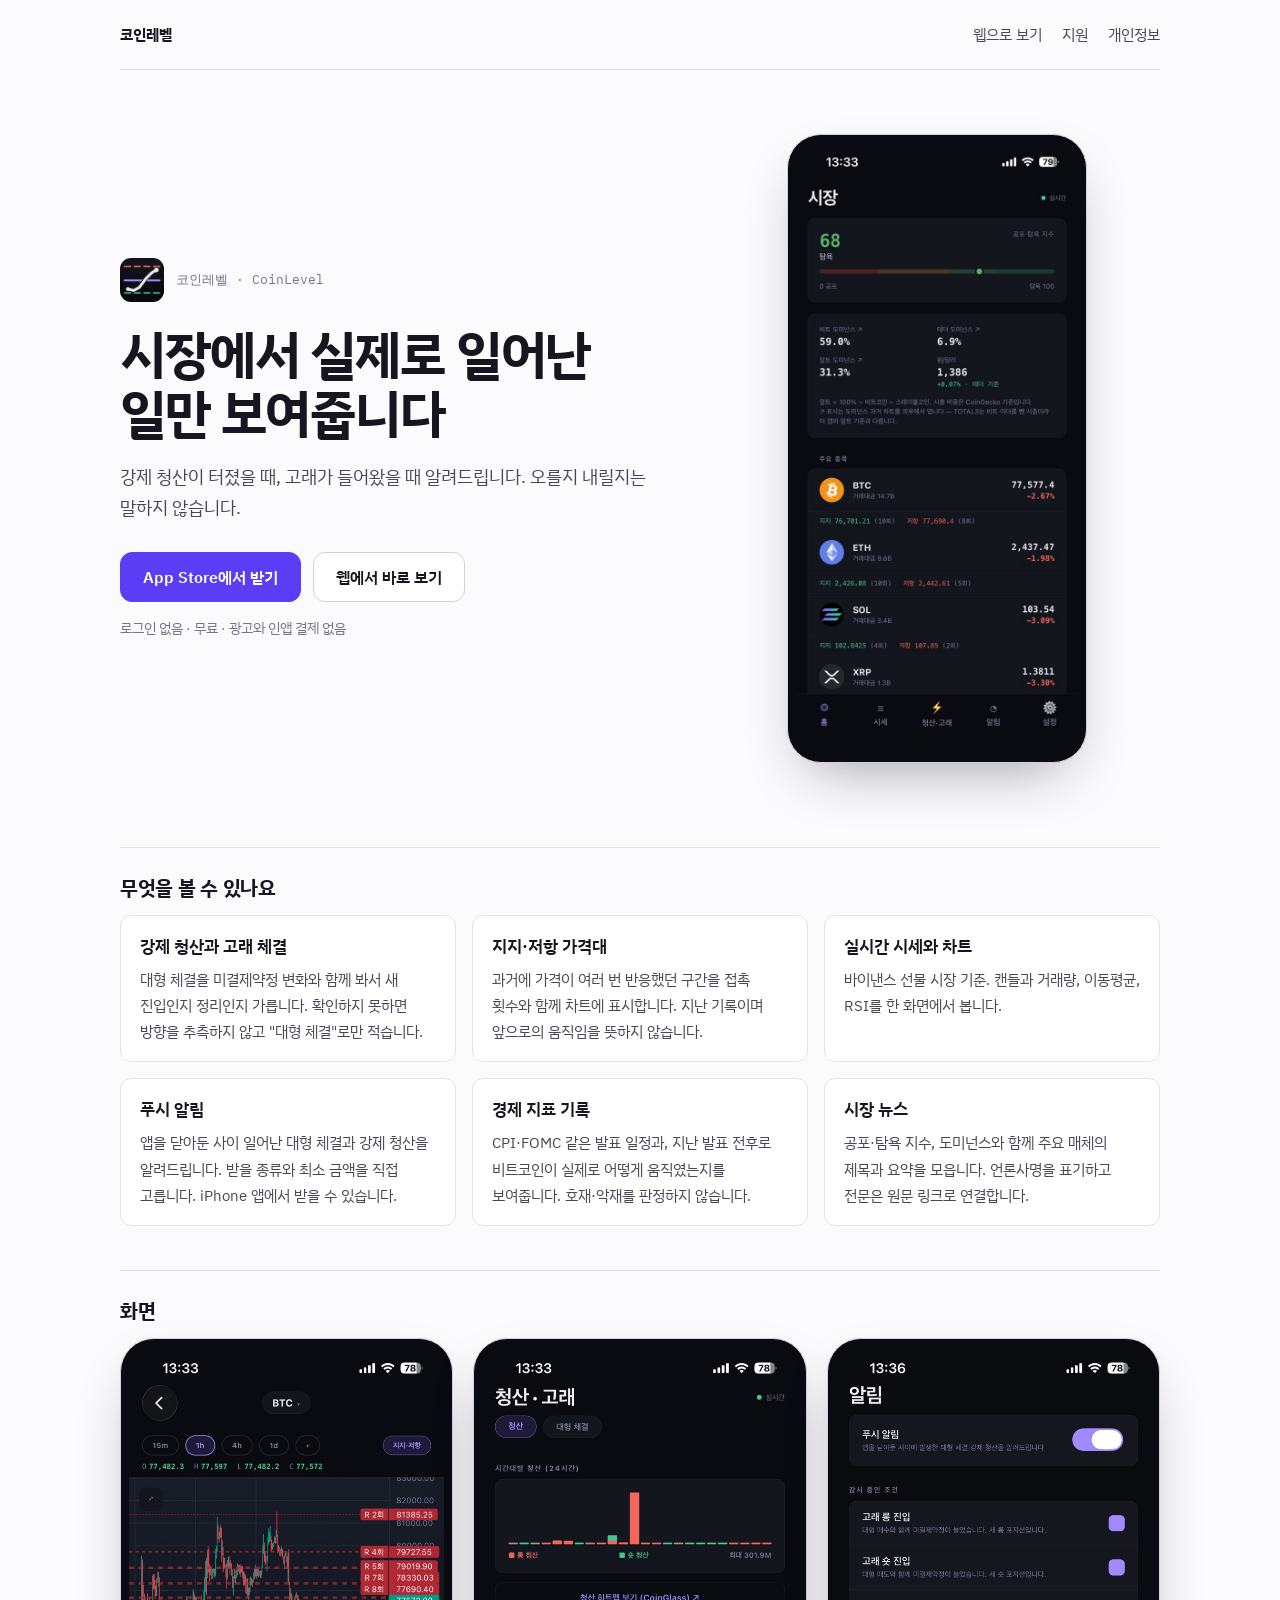
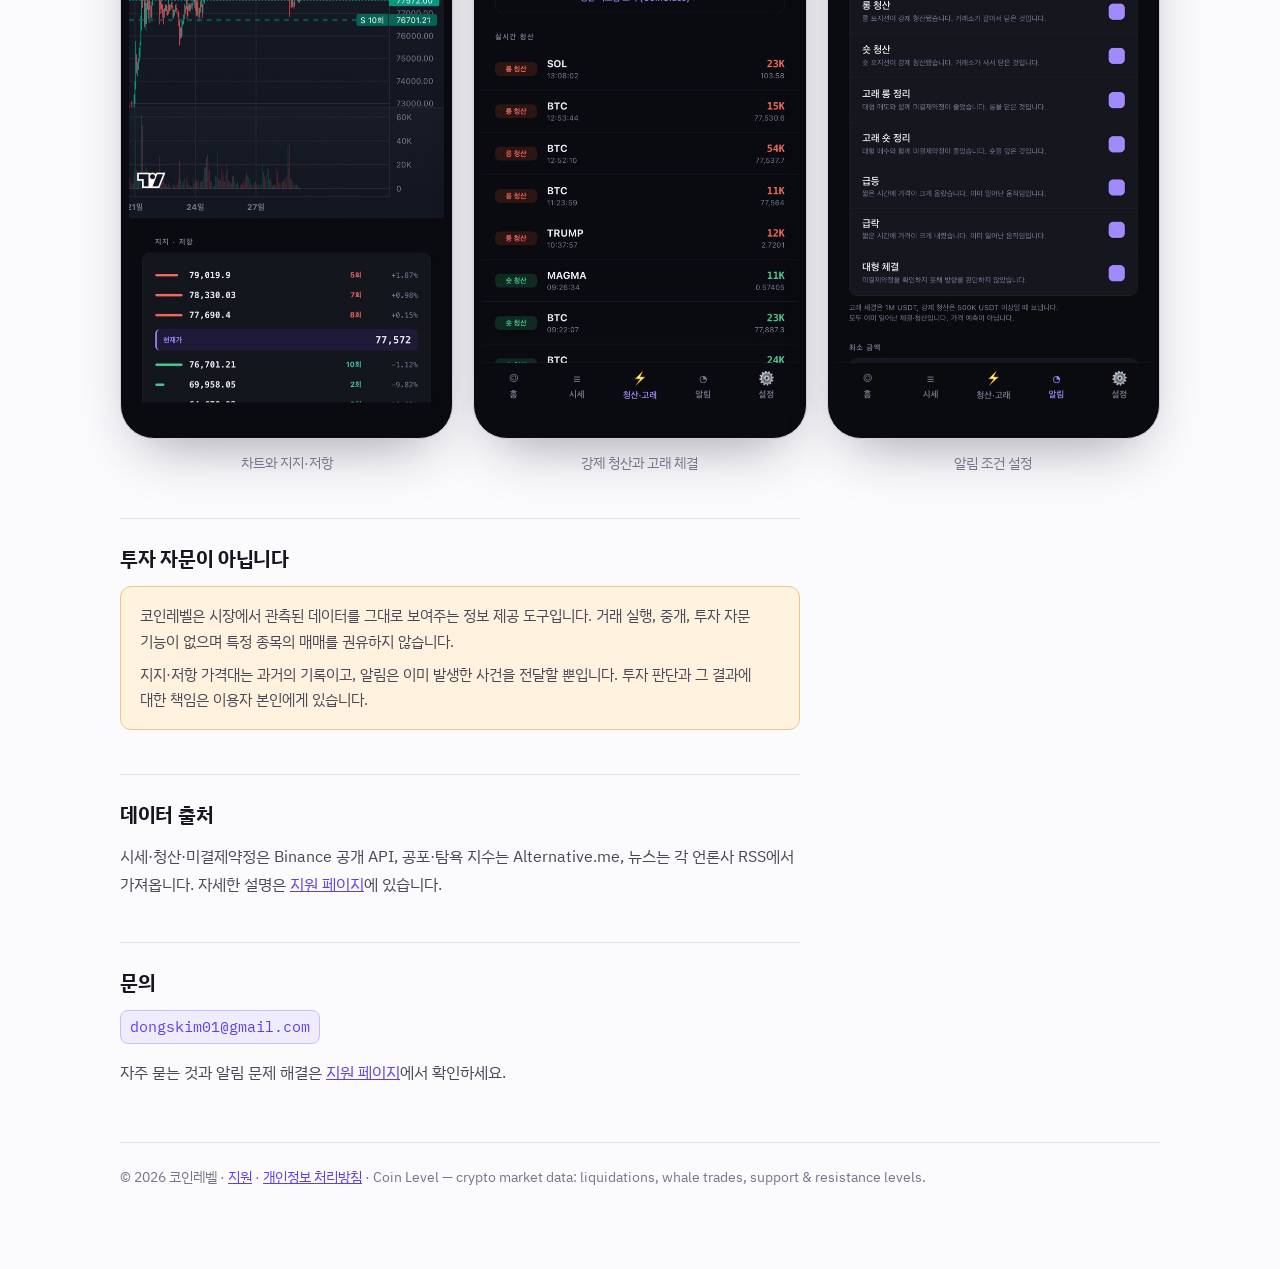
<file: index.html>
<!DOCTYPE html>
<html lang="ko">
<head>
<meta charset="utf-8">
<meta name="viewport" content="width=device-width, initial-scale=1">
<title>코인레벨 — 강제 청산·고래 체결 알림과 지지·저항 차트</title>
<meta name="description" content="코인레벨(코인 레벨)은 암호화폐 시장에서 실제로 일어난 일만 보여주는 앱입니다. 실시간 시세와 차트, 지지·저항 가격대, 강제 청산과 고래 체결 알림. 로그인 없이 무료, 광고 없음. iPhone 앱과 웹에서 씁니다.">
<link rel="canonical" href="https://coinlevel.kr/">
<link rel="icon" href="img/icon-192.png">
<link rel="apple-touch-icon" href="img/icon-192.png">
<meta name="apple-itunes-app" content="app-id=6805023348">
<meta name="theme-color" content="#5B3DF5">

<meta property="og:type" content="website">
<meta property="og:site_name" content="코인레벨">
<meta property="og:title" content="코인레벨 — 강제 청산·고래 체결 알림과 지지·저항 차트">
<meta property="og:description" content="시장에서 실제로 일어난 일만 보여줍니다. 예측하지 않습니다. 로그인 없이 무료.">
<meta property="og:url" content="https://coinlevel.kr/">
<meta property="og:image" content="https://coinlevel.kr/img/og.png">
<meta property="og:locale" content="ko_KR">
<meta name="twitter:card" content="summary_large_image">

<link rel="stylesheet" href="style.css">
<link rel="stylesheet" href="landing.css">

<script type="application/ld+json">
{
  "@context": "https://schema.org",
  "@type": "SoftwareApplication",
  "name": "코인레벨",
  "alternateName": ["코인 레벨", "CoinLevel", "Coin Level"],
  "applicationCategory": "FinanceApplication",
  "operatingSystem": "iOS, Web",
  "description": "암호화폐 시장에서 관측된 데이터를 보여주는 앱. 실시간 시세와 차트, 지지·저항 가격대, 강제 청산과 고래 체결 알림.",
  "url": "https://coinlevel.kr/",
  "image": "https://coinlevel.kr/img/icon-192.png",
  "installUrl": "https://apps.apple.com/kr/app/id6805023348",
  "offers": { "@type": "Offer", "price": "0", "priceCurrency": "KRW" }
}
</script>
</head>
<body>
<div class="wrap wide">

<nav>
  <a class="brand" href="./">코인레벨</a>
  <a href="./app/">웹으로 보기</a>
  <a href="./support.html">지원</a>
  <a href="./privacy.html">개인정보</a>
</nav>

<main>
<section class="hero">
  <div>
    <p class="kicker"><img src="img/icon-192.png" alt="" width="44" height="44">코인레벨 · CoinLevel</p>
    <h1>시장에서 실제로 일어난 일만 보여줍니다</h1>
    <p class="lede">
      강제 청산이 터졌을 때, 고래가 들어왔을 때 알려드립니다.
      오를지 내릴지는 말하지 않습니다.
    </p>
    <div class="cta">
      <a class="btn primary" href="https://apps.apple.com/kr/app/id6805023348">App Store에서 받기</a>
      <a class="btn" href="./app/">웹에서 바로 보기</a>
    </div>
    <p class="cta-note">로그인 없음 · 무료 · 광고와 인앱 결제 없음</p>
  </div>
  <div class="phone">
    <img src="img/01-home.jpg" width="620" height="1342" alt="코인레벨 홈 화면: 공포·탐욕 지수, 도미넌스, 주요 종목 시세와 지지·저항 가격">
  </div>
</section>

<h2>무엇을 볼 수 있나요</h2>
<div class="features">
  <div class="card">
    <h3>강제 청산과 고래 체결</h3>
    <p>대형 체결을 미결제약정 변화와 함께 봐서 새 진입인지 정리인지 가릅니다. 확인하지 못하면 방향을 추측하지 않고 "대형 체결"로만 적습니다.</p>
  </div>
  <div class="card">
    <h3>지지·저항 가격대</h3>
    <p>과거에 가격이 여러 번 반응했던 구간을 접촉 횟수와 함께 차트에 표시합니다. 지난 기록이며 앞으로의 움직임을 뜻하지 않습니다.</p>
  </div>
  <div class="card">
    <h3>실시간 시세와 차트</h3>
    <p>바이낸스 선물 시장 기준. 캔들과 거래량, 이동평균, RSI를 한 화면에서 봅니다.</p>
  </div>
  <div class="card">
    <h3>푸시 알림</h3>
    <p>앱을 닫아둔 사이 일어난 대형 체결과 강제 청산을 알려드립니다. 받을 종류와 최소 금액을 직접 고릅니다. iPhone 앱에서 받을 수 있습니다.</p>
  </div>
  <div class="card">
    <h3>경제 지표 기록</h3>
    <p>CPI·FOMC 같은 발표 일정과, 지난 발표 전후로 비트코인이 실제로 어떻게 움직였는지를 보여줍니다. 호재·악재를 판정하지 않습니다.</p>
  </div>
  <div class="card">
    <h3>시장 뉴스</h3>
    <p>공포·탐욕 지수, 도미넌스와 함께 주요 매체의 제목과 요약을 모읍니다. 언론사명을 표기하고 전문은 원문 링크로 연결합니다.</p>
  </div>
</div>

<h2>화면</h2>
<div class="shots">
  <figure>
    <div class="phone"><img loading="lazy" src="img/02-chart.jpg" width="620" height="1342" alt="종목 상세 화면: 캔들 차트 위에 지지·저항선이 그려져 있다"></div>
    <figcaption>차트와 지지·저항</figcaption>
  </figure>
  <figure>
    <div class="phone"><img loading="lazy" src="img/04-flow.jpg" width="620" height="1342" alt="청산·고래 화면: 시간대별 청산 막대와 실시간 청산 목록"></div>
    <figcaption>강제 청산과 고래 체결</figcaption>
  </figure>
  <figure>
    <div class="phone"><img loading="lazy" src="img/05-alerts.jpg" width="620" height="1342" alt="알림 화면: 푸시 스위치와 감시 중인 조건 목록"></div>
    <figcaption>알림 조건 설정</figcaption>
  </figure>
</div>

<div class="line">
<h2>투자 자문이 아닙니다</h2>
<div class="note">
  <p>
    코인레벨은 시장에서 관측된 데이터를 그대로 보여주는 정보 제공 도구입니다.
    거래 실행, 중개, 투자 자문 기능이 없으며 특정 종목의 매매를 권유하지 않습니다.
  </p>
  <p>
    지지·저항 가격대는 과거의 기록이고, 알림은 이미 발생한 사건을 전달할 뿐입니다.
    투자 판단과 그 결과에 대한 책임은 이용자 본인에게 있습니다.
  </p>
</div>

<h2>데이터 출처</h2>
<p>
  시세·청산·미결제약정은 Binance 공개 API, 공포·탐욕 지수는 Alternative.me,
  뉴스는 각 언론사 RSS에서 가져옵니다.
  자세한 설명은 <a href="./support.html">지원 페이지</a>에 있습니다.
</p>

<h2>문의</h2>
<p>
  <a class="mail" href="mailto:dongskim01@gmail.com">dongskim01@gmail.com</a>
</p>
<p>자주 묻는 것과 알림 문제 해결은 <a href="./support.html">지원 페이지</a>에서 확인하세요.</p>
</div>
</main>

<footer>
  © 2026 코인레벨 · <a href="./support.html">지원</a> · <a href="./privacy.html">개인정보 처리방침</a> ·
  <span lang="en">Coin Level — crypto market data: liquidations, whale trades, support &amp; resistance levels.</span>
</footer>

</div>
</body>
</html>
</file>
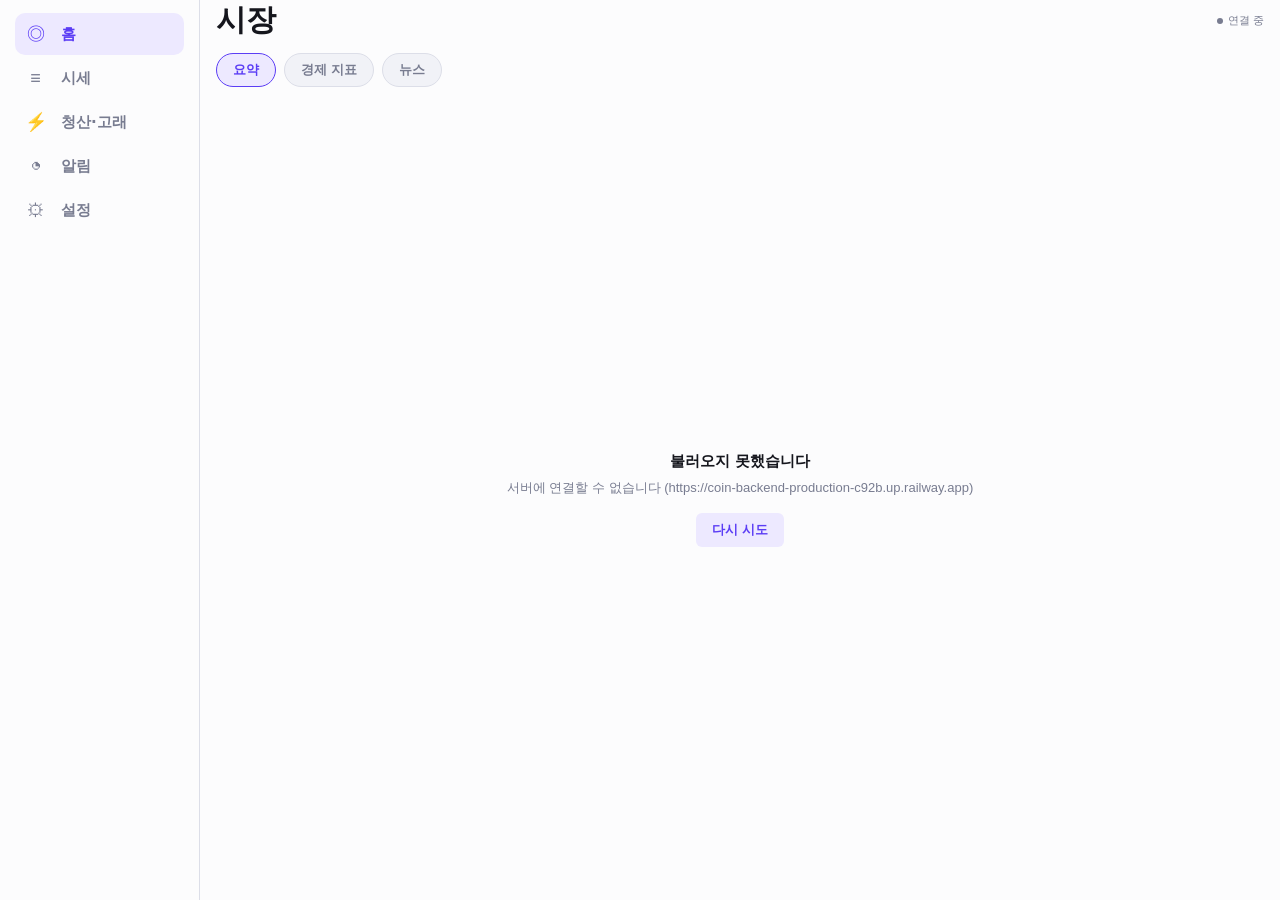
<file: app/index.html>
<!DOCTYPE html>
<html lang="ko">
  <head>
    <meta charset="utf-8" />
    <meta name="viewport" content="width=device-width, initial-scale=1, shrink-to-fit=no, viewport-fit=cover" />
    <title>코인레벨 웹 — 실시간 시세·강제 청산·고래 체결</title>
    <meta name="description" content="코인레벨을 브라우저에서. 실시간 시세와 캔들 차트, 지지·저항 가격대, 강제 청산과 고래 체결을 설치 없이 봅니다." />
    <meta name="theme-color" content="#0A0B10" />
    <link rel="canonical" href="https://coinlevel.kr/app/" />
    <style id="expo-reset">
      html,
      body {
        height: 100%;
      }
      body {
        overflow: hidden;
        margin: 0;
        background: #0a0b10;
      }
      /* 창 전체를 쓴다. 넓은 창에서 단을 나누는 일은 앱(useLayout)이 한다. */
      #root {
        display: flex;
        height: 100%;
        flex: 1;
      }
    </style>
  <link rel="icon" href="/app/favicon.ico" /></head>

  <body>
    <noscript>코인레벨 웹은 JavaScript가 켜져 있어야 합니다.</noscript>
    <div id="root"></div>
  <script src="/app/_expo/static/js/web/index-e47f587a83750163f43fee0462c3072c.js" defer></script>
</body>
</html>
</file>
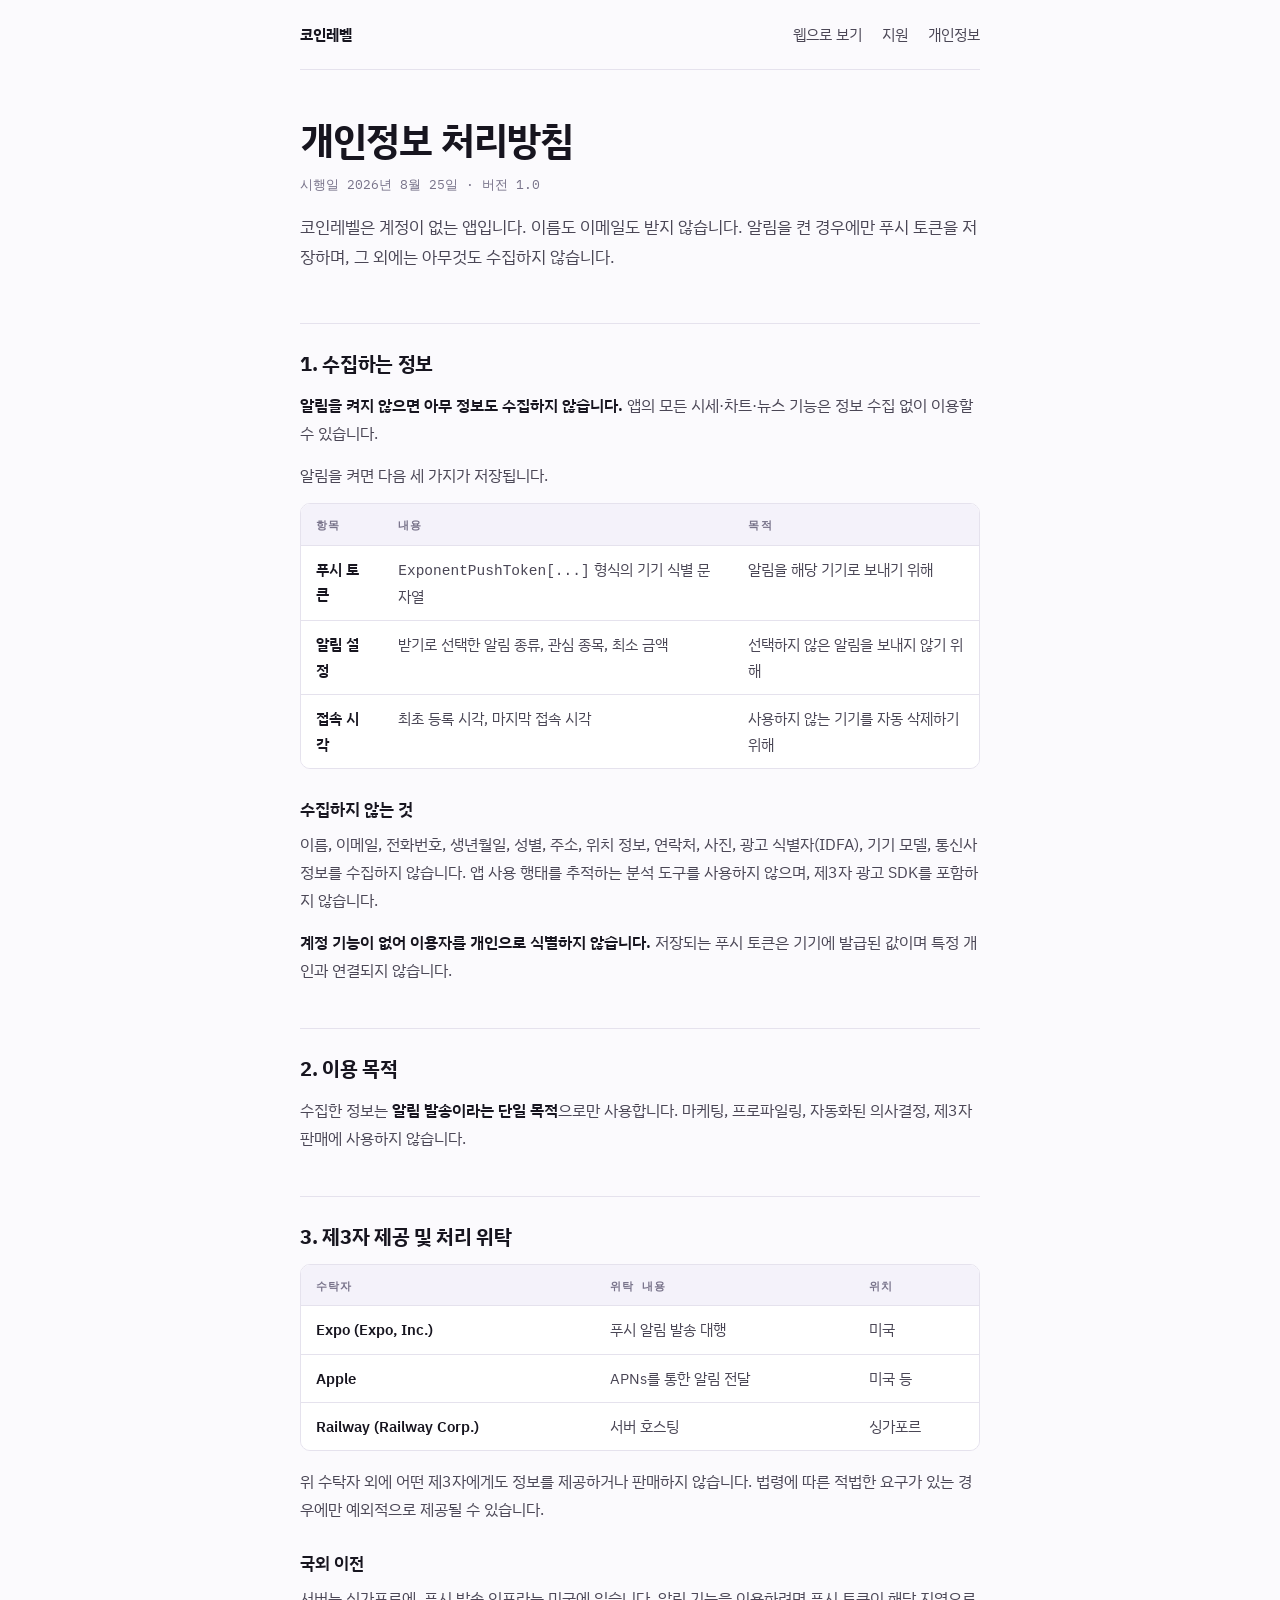
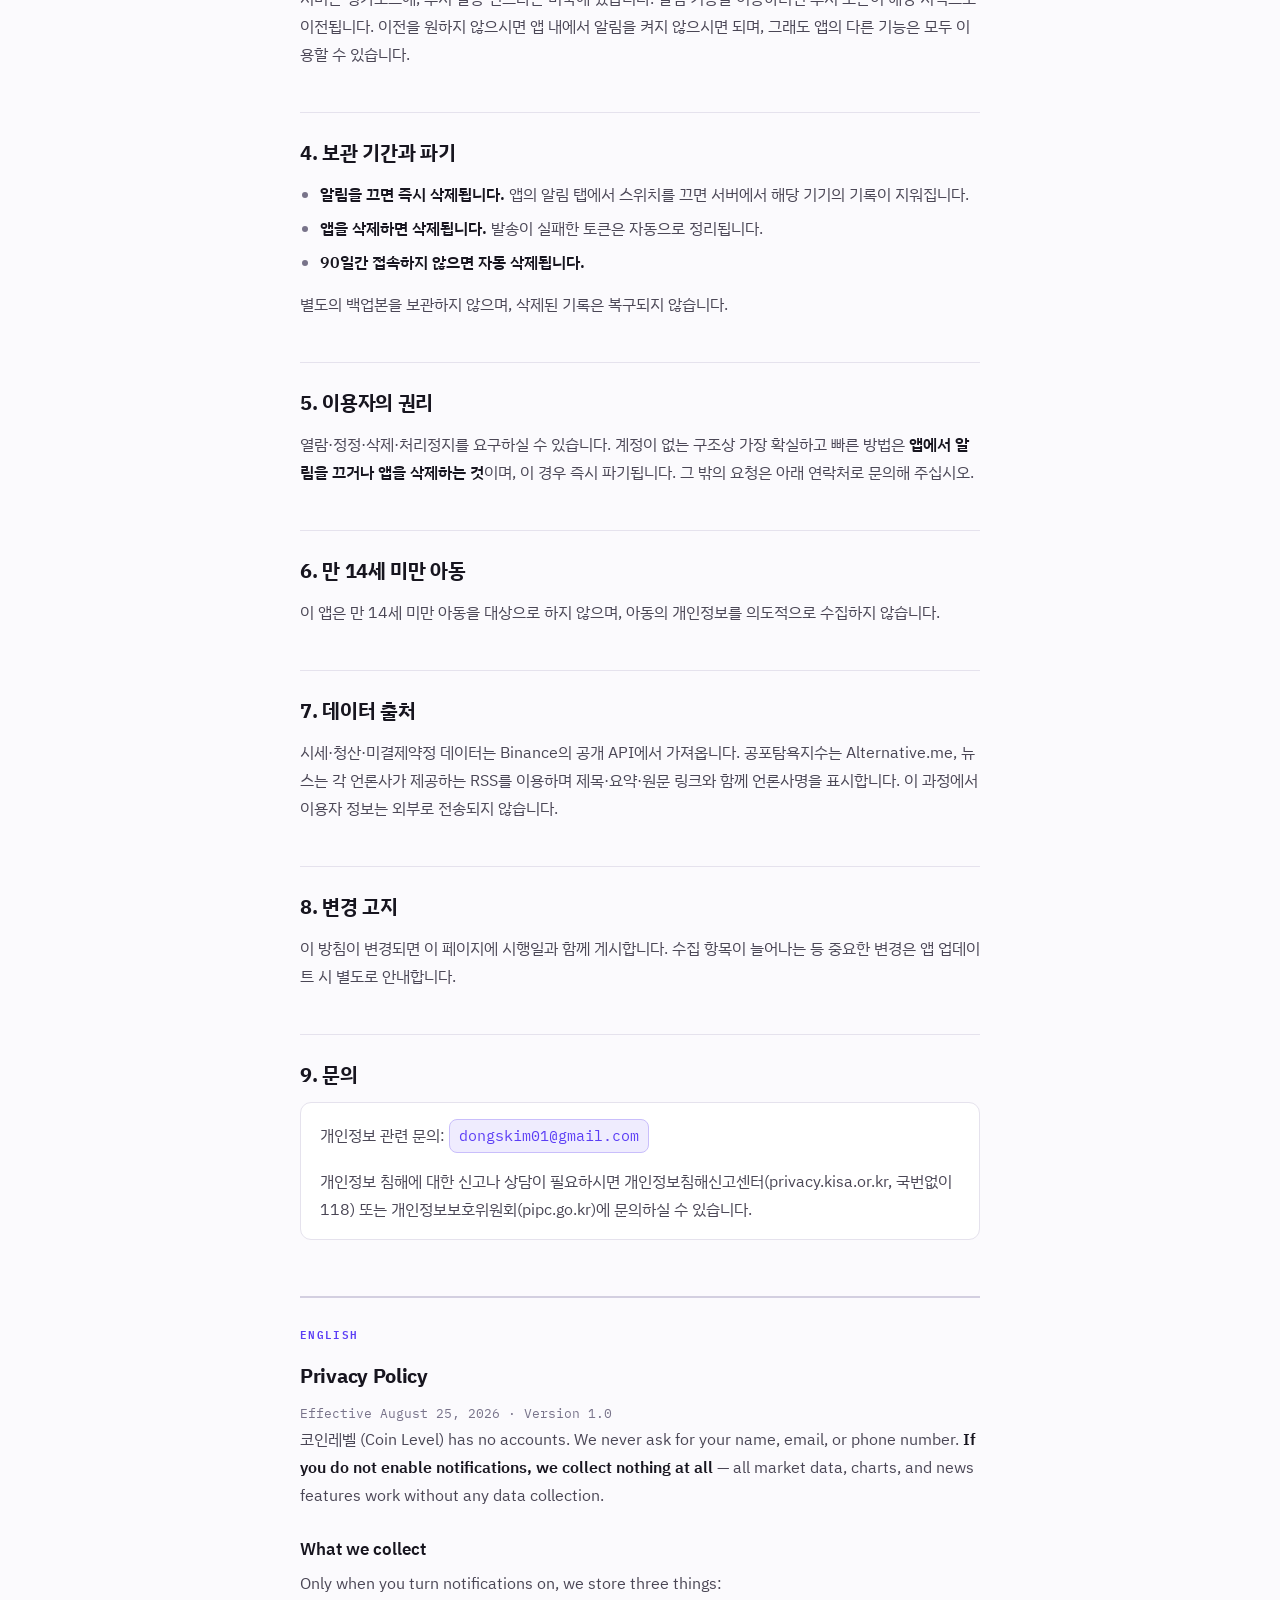
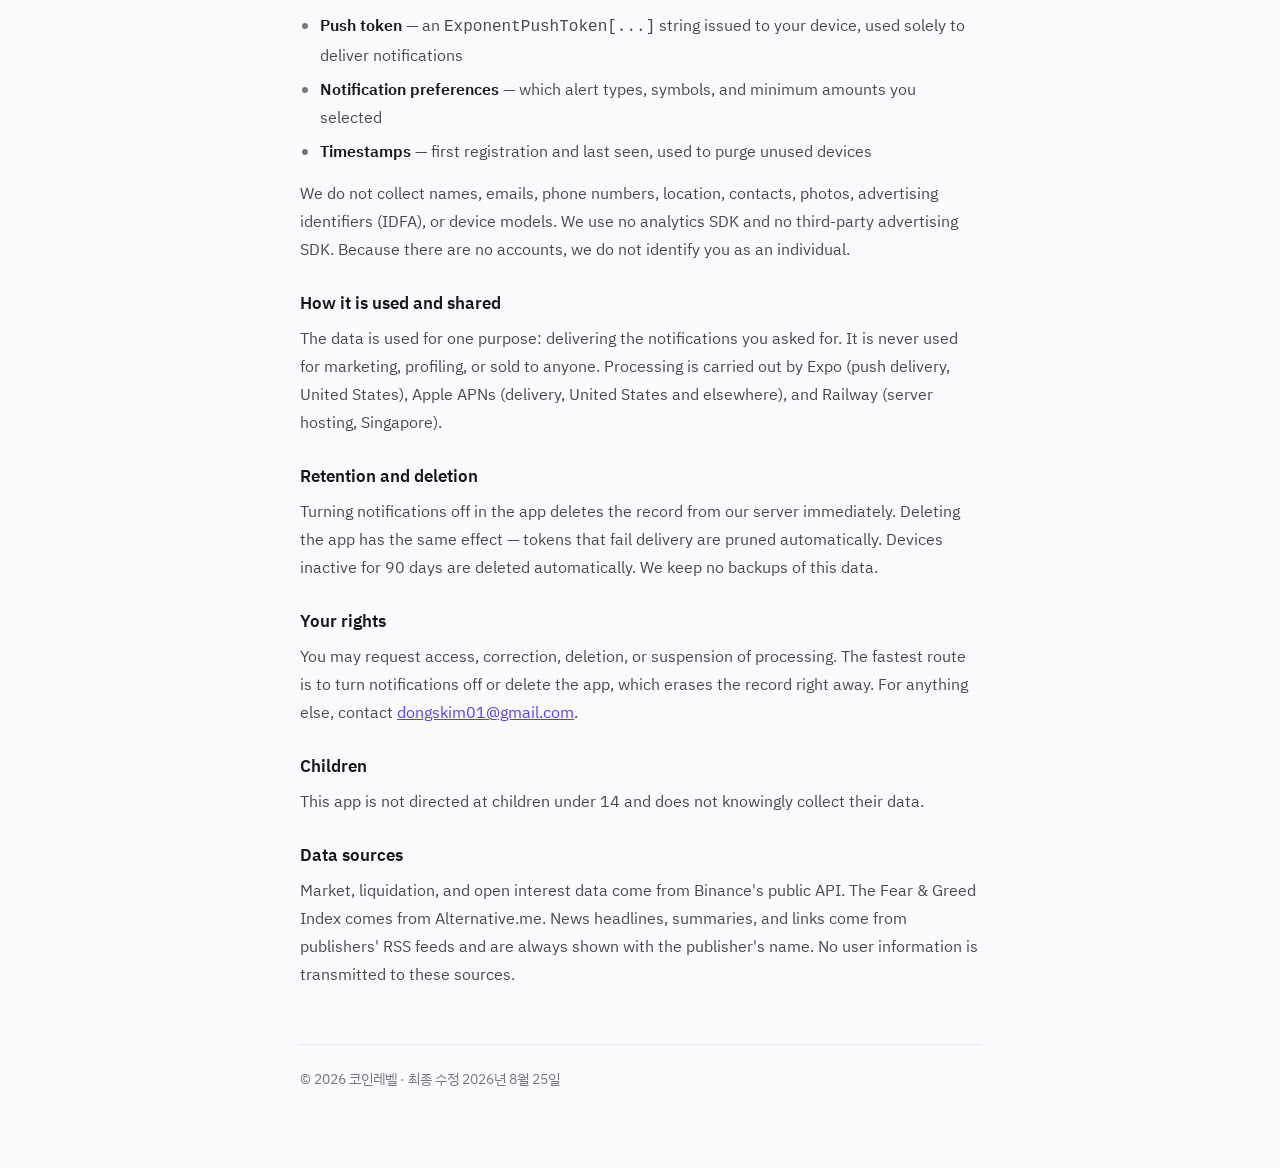
<file: privacy.html>
<!DOCTYPE html>
<html lang="ko">
<head>
<meta charset="utf-8">
<meta name="viewport" content="width=device-width, initial-scale=1">
<title>개인정보 처리방침 · 코인레벨</title>
<link rel="canonical" href="https://coinlevel.kr/privacy.html">
<link rel="icon" href="img/icon-192.png">
<link rel="stylesheet" href="style.css">
</head>
<body>
<div class="wrap">

<nav>
  <a class="brand" href="./">코인레벨</a>
  <a href="./app/">웹으로 보기</a>
  <a href="./support.html">지원</a>
  <a href="./privacy.html">개인정보</a>
</nav>

<header>
  <h1>개인정보 처리방침</h1>
  <p class="meta">시행일 2026년 8월 25일 · 버전 1.0</p>
  <p class="lede">
    코인레벨은 계정이 없는 앱입니다. 이름도 이메일도 받지 않습니다.
    알림을 켠 경우에만 푸시 토큰을 저장하며, 그 외에는 아무것도 수집하지 않습니다.
  </p>
</header>

<h2>1. 수집하는 정보</h2>
<p>
  <strong>알림을 켜지 않으면 아무 정보도 수집하지 않습니다.</strong>
  앱의 모든 시세·차트·뉴스 기능은 정보 수집 없이 이용할 수 있습니다.
</p>
<p>알림을 켜면 다음 세 가지가 저장됩니다.</p>
<div class="tablewrap">
  <table>
    <thead><tr><th>항목</th><th>내용</th><th>목적</th></tr></thead>
    <tbody>
      <tr>
        <td>푸시 토큰</td>
        <td><code>ExponentPushToken[...]</code> 형식의 기기 식별 문자열</td>
        <td>알림을 해당 기기로 보내기 위해</td>
      </tr>
      <tr>
        <td>알림 설정</td>
        <td>받기로 선택한 알림 종류, 관심 종목, 최소 금액</td>
        <td>선택하지 않은 알림을 보내지 않기 위해</td>
      </tr>
      <tr>
        <td>접속 시각</td>
        <td>최초 등록 시각, 마지막 접속 시각</td>
        <td>사용하지 않는 기기를 자동 삭제하기 위해</td>
      </tr>
    </tbody>
  </table>
</div>

<h3>수집하지 않는 것</h3>
<p>
  이름, 이메일, 전화번호, 생년월일, 성별, 주소, 위치 정보, 연락처, 사진,
  광고 식별자(IDFA), 기기 모델, 통신사 정보를 수집하지 않습니다.
  앱 사용 행태를 추적하는 분석 도구를 사용하지 않으며, 제3자 광고 SDK를 포함하지 않습니다.
</p>
<p>
  <strong>계정 기능이 없어 이용자를 개인으로 식별하지 않습니다.</strong>
  저장되는 푸시 토큰은 기기에 발급된 값이며 특정 개인과 연결되지 않습니다.
</p>

<h2>2. 이용 목적</h2>
<p>
  수집한 정보는 <strong>알림 발송이라는 단일 목적</strong>으로만 사용합니다.
  마케팅, 프로파일링, 자동화된 의사결정, 제3자 판매에 사용하지 않습니다.
</p>

<h2>3. 제3자 제공 및 처리 위탁</h2>
<div class="tablewrap">
  <table>
    <thead><tr><th>수탁자</th><th>위탁 내용</th><th>위치</th></tr></thead>
    <tbody>
      <tr>
        <td>Expo (Expo, Inc.)</td>
        <td>푸시 알림 발송 대행</td>
        <td>미국</td>
      </tr>
      <tr>
        <td>Apple</td>
        <td>APNs를 통한 알림 전달</td>
        <td>미국 등</td>
      </tr>
      <tr>
        <td>Railway (Railway Corp.)</td>
        <td>서버 호스팅</td>
        <td>싱가포르</td>
      </tr>
    </tbody>
  </table>
</div>
<p>
  위 수탁자 외에 어떤 제3자에게도 정보를 제공하거나 판매하지 않습니다.
  법령에 따른 적법한 요구가 있는 경우에만 예외적으로 제공될 수 있습니다.
</p>

<h3>국외 이전</h3>
<p>
  서버는 싱가포르에, 푸시 발송 인프라는 미국에 있습니다. 알림 기능을 이용하려면
  푸시 토큰이 해당 지역으로 이전됩니다. 이전을 원하지 않으시면 앱 내에서
  알림을 켜지 않으시면 되며, 그래도 앱의 다른 기능은 모두 이용할 수 있습니다.
</p>

<h2>4. 보관 기간과 파기</h2>
<ul>
  <li><strong>알림을 끄면 즉시 삭제됩니다.</strong> 앱의 알림 탭에서 스위치를 끄면 서버에서 해당 기기의 기록이 지워집니다.</li>
  <li><strong>앱을 삭제하면 삭제됩니다.</strong> 발송이 실패한 토큰은 자동으로 정리됩니다.</li>
  <li><strong>90일간 접속하지 않으면 자동 삭제됩니다.</strong></li>
</ul>
<p>별도의 백업본을 보관하지 않으며, 삭제된 기록은 복구되지 않습니다.</p>

<h2>5. 이용자의 권리</h2>
<p>
  열람·정정·삭제·처리정지를 요구하실 수 있습니다. 계정이 없는 구조상
  가장 확실하고 빠른 방법은 <strong>앱에서 알림을 끄거나 앱을 삭제하는 것</strong>이며,
  이 경우 즉시 파기됩니다. 그 밖의 요청은 아래 연락처로 문의해 주십시오.
</p>

<h2>6. 만 14세 미만 아동</h2>
<p>
  이 앱은 만 14세 미만 아동을 대상으로 하지 않으며, 아동의 개인정보를
  의도적으로 수집하지 않습니다.
</p>

<h2>7. 데이터 출처</h2>
<p>
  시세·청산·미결제약정 데이터는 Binance의 공개 API에서 가져옵니다.
  공포탐욕지수는 Alternative.me, 뉴스는 각 언론사가 제공하는 RSS를 이용하며
  제목·요약·원문 링크와 함께 언론사명을 표시합니다. 이 과정에서 이용자 정보는
  외부로 전송되지 않습니다.
</p>

<h2>8. 변경 고지</h2>
<p>
  이 방침이 변경되면 이 페이지에 시행일과 함께 게시합니다.
  수집 항목이 늘어나는 등 중요한 변경은 앱 업데이트 시 별도로 안내합니다.
</p>

<h2>9. 문의</h2>
<div class="card">
  <p>
    개인정보 관련 문의: <a class="mail" href="mailto:dongskim01@gmail.com">dongskim01@gmail.com</a>
  </p>
  <p style="margin-top:12px">
    개인정보 침해에 대한 신고나 상담이 필요하시면
    개인정보침해신고센터(privacy.kisa.or.kr, 국번없이 118) 또는
    개인정보보호위원회(pipc.go.kr)에 문의하실 수 있습니다.
  </p>
</div>

<!-- ─────────────────────────── English ─────────────────────────── -->
<div class="en">
<p class="lang">English</p>
<h2>Privacy Policy</h2>
<p class="meta">Effective August 25, 2026 · Version 1.0</p>

<p>
  코인레벨 (Coin Level) has no accounts. We never ask for your name, email,
  or phone number. <strong>If you do not enable notifications, we collect nothing at all</strong> —
  all market data, charts, and news features work without any data collection.
</p>

<h3>What we collect</h3>
<p>Only when you turn notifications on, we store three things:</p>
<ul>
  <li><strong>Push token</strong> — an <code>ExponentPushToken[...]</code> string issued to your device, used solely to deliver notifications</li>
  <li><strong>Notification preferences</strong> — which alert types, symbols, and minimum amounts you selected</li>
  <li><strong>Timestamps</strong> — first registration and last seen, used to purge unused devices</li>
</ul>
<p>
  We do not collect names, emails, phone numbers, location, contacts, photos,
  advertising identifiers (IDFA), or device models. We use no analytics SDK and
  no third-party advertising SDK. Because there are no accounts, we do not
  identify you as an individual.
</p>

<h3>How it is used and shared</h3>
<p>
  The data is used for one purpose: delivering the notifications you asked for.
  It is never used for marketing, profiling, or sold to anyone.
  Processing is carried out by Expo (push delivery, United States), Apple APNs
  (delivery, United States and elsewhere), and Railway (server hosting, Singapore).
</p>

<h3>Retention and deletion</h3>
<p>
  Turning notifications off in the app deletes the record from our server immediately.
  Deleting the app has the same effect — tokens that fail delivery are pruned automatically.
  Devices inactive for 90 days are deleted automatically. We keep no backups of this data.
</p>

<h3>Your rights</h3>
<p>
  You may request access, correction, deletion, or suspension of processing.
  The fastest route is to turn notifications off or delete the app, which erases
  the record right away. For anything else, contact
  <a href="mailto:dongskim01@gmail.com">dongskim01@gmail.com</a>.
</p>

<h3>Children</h3>
<p>This app is not directed at children under 14 and does not knowingly collect their data.</p>

<h3>Data sources</h3>
<p>
  Market, liquidation, and open interest data come from Binance's public API.
  The Fear &amp; Greed Index comes from Alternative.me. News headlines, summaries,
  and links come from publishers' RSS feeds and are always shown with the publisher's name.
  No user information is transmitted to these sources.
</p>
</div>

<footer>
  © 2026 코인레벨 · 최종 수정 2026년 8월 25일
</footer>

</div>
</body>
</html>
</file>
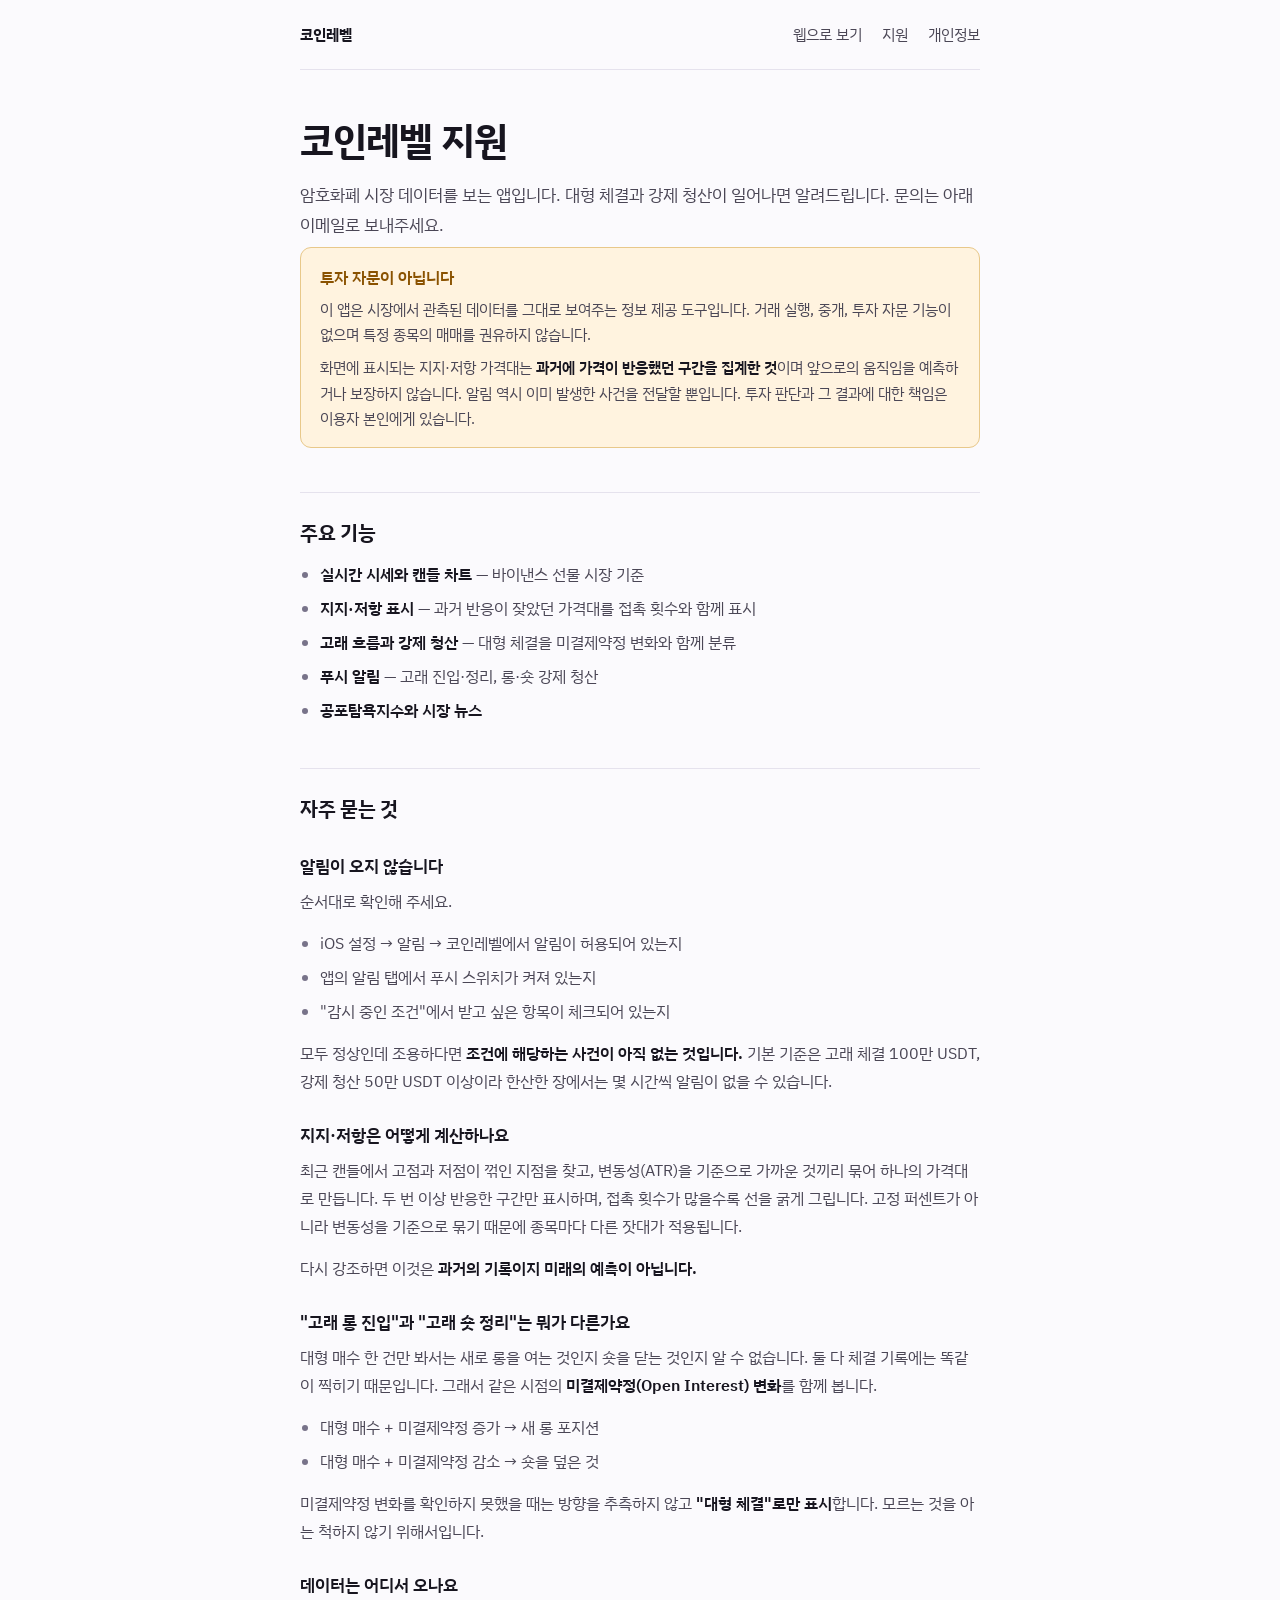
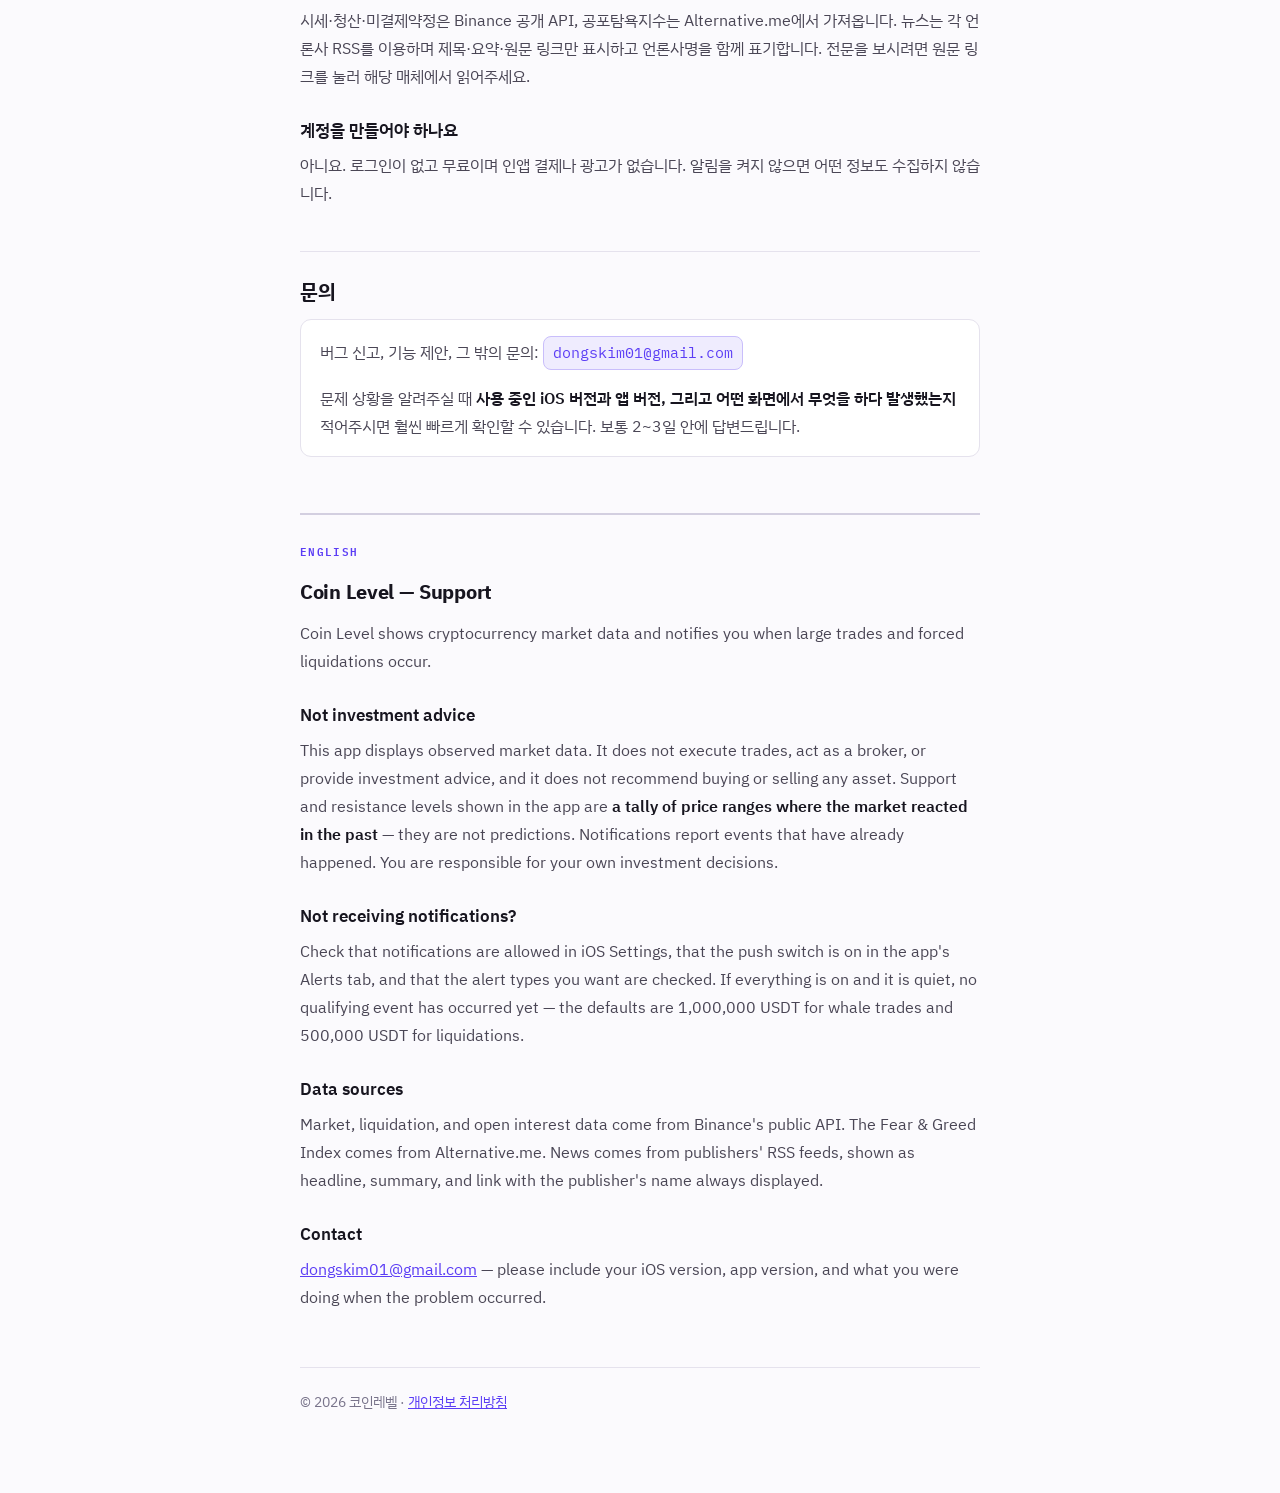
<file: support.html>
<!DOCTYPE html>
<html lang="ko">
<head>
<meta charset="utf-8">
<meta name="viewport" content="width=device-width, initial-scale=1">
<title>코인레벨 · 지원</title>
<meta name="description" content="코인레벨 지원 — 자주 묻는 것, 데이터 출처, 문의처.">
<link rel="canonical" href="https://coinlevel.kr/support.html">
<link rel="icon" href="img/icon-192.png">
<link rel="stylesheet" href="style.css">
</head>
<body>
<div class="wrap">

<nav>
  <a class="brand" href="./">코인레벨</a>
  <a href="./app/">웹으로 보기</a>
  <a href="./support.html">지원</a>
  <a href="./privacy.html">개인정보</a>
</nav>

<header>
  <h1>코인레벨 지원</h1>
  <p class="lede">
    암호화폐 시장 데이터를 보는 앱입니다. 대형 체결과 강제 청산이 일어나면 알려드립니다.
    문의는 아래 이메일로 보내주세요.
  </p>
</header>

<div class="note">
  <h3>투자 자문이 아닙니다</h3>
  <p>
    이 앱은 시장에서 관측된 데이터를 그대로 보여주는 정보 제공 도구입니다.
    거래 실행, 중개, 투자 자문 기능이 없으며 특정 종목의 매매를 권유하지 않습니다.
  </p>
  <p>
    화면에 표시되는 지지·저항 가격대는 <strong>과거에 가격이 반응했던 구간을 집계한 것</strong>이며
    앞으로의 움직임을 예측하거나 보장하지 않습니다. 알림 역시 이미 발생한 사건을
    전달할 뿐입니다. 투자 판단과 그 결과에 대한 책임은 이용자 본인에게 있습니다.
  </p>
</div>

<h2>주요 기능</h2>
<ul>
  <li><strong>실시간 시세와 캔들 차트</strong> — 바이낸스 선물 시장 기준</li>
  <li><strong>지지·저항 표시</strong> — 과거 반응이 잦았던 가격대를 접촉 횟수와 함께 표시</li>
  <li><strong>고래 흐름과 강제 청산</strong> — 대형 체결을 미결제약정 변화와 함께 분류</li>
  <li><strong>푸시 알림</strong> — 고래 진입·정리, 롱·숏 강제 청산</li>
  <li><strong>공포탐욕지수와 시장 뉴스</strong></li>
</ul>

<h2>자주 묻는 것</h2>

<h3>알림이 오지 않습니다</h3>
<p>순서대로 확인해 주세요.</p>
<ul>
  <li>iOS 설정 → 알림 → 코인레벨에서 알림이 허용되어 있는지</li>
  <li>앱의 알림 탭에서 푸시 스위치가 켜져 있는지</li>
  <li>"감시 중인 조건"에서 받고 싶은 항목이 체크되어 있는지</li>
</ul>
<p>
  모두 정상인데 조용하다면 <strong>조건에 해당하는 사건이 아직 없는 것입니다.</strong>
  기본 기준은 고래 체결 100만 USDT, 강제 청산 50만 USDT 이상이라 한산한 장에서는
  몇 시간씩 알림이 없을 수 있습니다.
</p>

<h3>지지·저항은 어떻게 계산하나요</h3>
<p>
  최근 캔들에서 고점과 저점이 꺾인 지점을 찾고, 변동성(ATR)을 기준으로 가까운 것끼리
  묶어 하나의 가격대로 만듭니다. 두 번 이상 반응한 구간만 표시하며, 접촉 횟수가 많을수록
  선을 굵게 그립니다. 고정 퍼센트가 아니라 변동성을 기준으로 묶기 때문에
  종목마다 다른 잣대가 적용됩니다.
</p>
<p>
  다시 강조하면 이것은 <strong>과거의 기록이지 미래의 예측이 아닙니다.</strong>
</p>

<h3>"고래 롱 진입"과 "고래 숏 정리"는 뭐가 다른가요</h3>
<p>
  대형 매수 한 건만 봐서는 새로 롱을 여는 것인지 숏을 닫는 것인지 알 수 없습니다.
  둘 다 체결 기록에는 똑같이 찍히기 때문입니다. 그래서 같은 시점의
  <strong>미결제약정(Open Interest) 변화</strong>를 함께 봅니다.
</p>
<ul>
  <li>대형 매수 + 미결제약정 증가 → 새 롱 포지션</li>
  <li>대형 매수 + 미결제약정 감소 → 숏을 덮은 것</li>
</ul>
<p>
  미결제약정 변화를 확인하지 못했을 때는 방향을 추측하지 않고
  <strong>"대형 체결"로만 표시</strong>합니다. 모르는 것을 아는 척하지 않기 위해서입니다.
</p>

<h3>데이터는 어디서 오나요</h3>
<p>
  시세·청산·미결제약정은 Binance 공개 API, 공포탐욕지수는 Alternative.me에서 가져옵니다.
  뉴스는 각 언론사 RSS를 이용하며 제목·요약·원문 링크만 표시하고 언론사명을 함께 표기합니다.
  전문을 보시려면 원문 링크를 눌러 해당 매체에서 읽어주세요.
</p>

<h3>계정을 만들어야 하나요</h3>
<p>
  아니요. 로그인이 없고 무료이며 인앱 결제나 광고가 없습니다.
  알림을 켜지 않으면 어떤 정보도 수집하지 않습니다.
</p>

<h2>문의</h2>
<div class="card">
  <p>
    버그 신고, 기능 제안, 그 밖의 문의:
    <a class="mail" href="mailto:dongskim01@gmail.com">dongskim01@gmail.com</a>
  </p>
  <p style="margin-top:12px">
    문제 상황을 알려주실 때 <strong>사용 중인 iOS 버전과 앱 버전, 그리고 어떤 화면에서
    무엇을 하다 발생했는지</strong> 적어주시면 훨씬 빠르게 확인할 수 있습니다.
    보통 2~3일 안에 답변드립니다.
  </p>
</div>

<!-- ─────────────────────────── English ─────────────────────────── -->
<div class="en">
<p class="lang">English</p>
<h2>Coin Level — Support</h2>
<p>
  Coin Level shows cryptocurrency market data and notifies you when large trades
  and forced liquidations occur.
</p>

<h3>Not investment advice</h3>
<p>
  This app displays observed market data. It does not execute trades, act as a broker,
  or provide investment advice, and it does not recommend buying or selling any asset.
  Support and resistance levels shown in the app are <strong>a tally of price ranges where the
  market reacted in the past</strong> — they are not predictions. Notifications report events
  that have already happened. You are responsible for your own investment decisions.
</p>

<h3>Not receiving notifications?</h3>
<p>
  Check that notifications are allowed in iOS Settings, that the push switch is on in the
  app's Alerts tab, and that the alert types you want are checked. If everything is on and
  it is quiet, no qualifying event has occurred yet — the defaults are 1,000,000 USDT for
  whale trades and 500,000 USDT for liquidations.
</p>

<h3>Data sources</h3>
<p>
  Market, liquidation, and open interest data come from Binance's public API.
  The Fear &amp; Greed Index comes from Alternative.me. News comes from publishers' RSS
  feeds, shown as headline, summary, and link with the publisher's name always displayed.
</p>

<h3>Contact</h3>
<p>
  <a href="mailto:dongskim01@gmail.com">dongskim01@gmail.com</a> — please include your
  iOS version, app version, and what you were doing when the problem occurred.
</p>
</div>

<footer>
  © 2026 코인레벨 · <a href="./privacy.html">개인정보 처리방침</a>
</footer>

</div>
</body>
</html>
</file>
<file: style.css>
@import url('https://fonts.googleapis.com/css2?family=IBM+Plex+Mono:wght@400;600&family=IBM+Plex+Sans+KR:wght@400;500;600;700&display=swap');

:root {
  --paper:#FBFAFD; --surface:#FFFFFF; --surface-2:#F4F2FA;
  --ink:#17151F; --ink-2:#4A4655; --ink-3:#78738A;
  --line:#E5E2ED; --line-2:#D3CFE0;
  --accent:#5B3DF5; --accent-soft:#EFECFE; --accent-line:#C9BEFB;
  --warn:#8A5200; --warn-soft:#FFF3DF; --warn-line:#E8C88A;
}
@media (prefers-color-scheme: dark) {
  :root {
    --paper:#131118; --surface:#1B1824; --surface-2:#221E2E;
    --ink:#EFEDF5; --ink-2:#B4AFC4; --ink-3:#837D96;
    --line:#2C2838; --line-2:#3A3549;
    --accent:#9B85FF; --accent-soft:#241E3C; --accent-line:#4B3F7A;
    --warn:#E0A44A; --warn-soft:#2C2316; --warn-line:#5C4522;
  }
}
* { box-sizing: border-box; }
html { -webkit-text-size-adjust: 100%; }
body {
  margin: 0; padding: 0 20px 80px;
  background: var(--paper); color: var(--ink);
  font-family: "IBM Plex Sans KR", -apple-system, BlinkMacSystemFont, "Apple SD Gothic Neo", sans-serif;
  font-size: 16px; line-height: 1.75;
  -webkit-font-smoothing: antialiased;
}
.wrap { max-width: 680px; margin: 0 auto; }

nav {
  display: flex; gap: 20px; align-items: center;
  padding: 22px 0; border-bottom: 1px solid var(--line);
  font-size: 14.5px;
}
nav .brand { font-weight: 700; margin-right: auto; letter-spacing: -.01em; color: var(--ink); }
nav a { color: var(--ink-2); text-decoration: none; }
nav a:hover, nav a:focus-visible { color: var(--accent); text-decoration: underline; }

header { padding: 48px 0 8px; }
h1 {
  font-size: clamp(28px, 6vw, 38px); font-weight: 700;
  letter-spacing: -.022em; line-height: 1.2; text-wrap: balance; margin: 0 0 10px;
}
.meta {
  font-family: "IBM Plex Mono", monospace; font-size: 12.5px;
  color: var(--ink-3); margin: 0;
}
.lede { font-size: 17px; color: var(--ink-2); margin: 16px 0 0; }

h2 {
  font-size: 20px; font-weight: 650; letter-spacing: -.015em;
  margin: 44px 0 10px; padding-top: 22px; border-top: 1px solid var(--line);
  text-wrap: balance;
}
h3 { font-size: 16.5px; font-weight: 600; margin: 26px 0 6px; }
p { margin: 0 0 14px; color: var(--ink-2); }
strong { color: var(--ink); font-weight: 600; }
a { color: var(--accent); }

ul { margin: 0 0 14px; padding-left: 20px; color: var(--ink-2); }
li { margin-bottom: 6px; }
li::marker { color: var(--ink-3); }

.tablewrap { overflow-x: auto; border: 1px solid var(--line); border-radius: 10px; margin: 0 0 16px; }
table { border-collapse: collapse; width: 100%; font-size: 14.5px; background: var(--surface); }
th, td { text-align: left; padding: 11px 15px; border-bottom: 1px solid var(--line); vertical-align: top; }
tr:last-child td { border-bottom: 0; }
th {
  font-family: "IBM Plex Mono", monospace; font-size: 10.5px; font-weight: 600;
  letter-spacing: .1em; text-transform: uppercase;
  color: var(--ink-3); background: var(--surface-2); white-space: nowrap;
}
td { color: var(--ink-2); }
td:first-child { color: var(--ink); font-weight: 600; }

.note {
  padding: 16px 19px; border-radius: 11px;
  background: var(--warn-soft); border: 1px solid var(--warn-line);
  margin: 0 0 16px;
}
.note h3 { margin: 0 0 5px; color: var(--warn); font-size: 15.5px; }
.note p { margin: 0; font-size: 14.5px; }
.note p + p { margin-top: 8px; }

.card {
  padding: 16px 19px; border-radius: 11px;
  background: var(--surface); border: 1px solid var(--line); margin: 0 0 16px;
}
.card p:last-child { margin-bottom: 0; }

.mail {
  font-family: "IBM Plex Mono", monospace; font-size: 15px;
  background: var(--accent-soft); border: 1px solid var(--accent-line);
  border-radius: 8px; padding: 3px 9px; color: var(--accent);
  text-decoration: none; display: inline-block;
}

footer {
  margin-top: 56px; padding-top: 22px; border-top: 1px solid var(--line);
  font-size: 13.5px; color: var(--ink-3);
}
.en { margin-top: 56px; padding-top: 26px; border-top: 2px solid var(--line-2); }
.en h2:first-of-type { border-top: 0; padding-top: 0; margin-top: 0; }
.en .lang {
  font-family: "IBM Plex Mono", monospace; font-size: 11px; font-weight: 600;
  letter-spacing: .12em; text-transform: uppercase; color: var(--accent); margin: 0 0 14px;
}
@media (max-width: 560px) { body { padding: 0 16px 64px; font-size: 15.5px; } }
</file>
<file: landing.css>
/* 첫 화면 전용. 색·글꼴은 style.css의 변수를 그대로 쓴다. */
.wrap.wide { max-width: 1040px; }

.hero {
  display: grid; grid-template-columns: minmax(0, 1.1fr) minmax(0, .9fr);
  gap: 48px; align-items: center; padding: 64px 0 40px;
}
.hero .kicker {
  display: flex; align-items: center; gap: 12px; margin: 0 0 22px;
  font-family: "IBM Plex Mono", monospace; font-size: 12.5px; color: var(--ink-3);
}
.hero .kicker img { width: 44px; height: 44px; border-radius: 11px; }
.hero h1 { font-size: clamp(32px, 5.4vw, 52px); line-height: 1.14; margin: 0 0 18px; }
.hero .lede { font-size: 18px; margin: 0 0 28px; max-width: 30em; }

.cta { display: flex; flex-wrap: wrap; gap: 12px; }
.btn {
  display: inline-flex; align-items: center; justify-content: center;
  min-height: 50px; padding: 0 22px; border-radius: 12px;
  font-size: 16px; font-weight: 600; text-decoration: none;
  border: 1px solid var(--line-2); color: var(--ink); background: var(--surface);
}
.btn:hover, .btn:focus-visible { border-color: var(--accent); color: var(--accent); }
.btn.primary { background: var(--accent); border-color: var(--accent); color: #fff; }
.btn.primary:hover, .btn.primary:focus-visible { filter: brightness(1.08); color: #fff; }
@media (prefers-color-scheme: dark) { .btn.primary { color: #14101F; } .btn.primary:hover { color: #14101F; } }
.cta-note { font-size: 13.5px; color: var(--ink-3); margin: 14px 0 0; }

.phone {
  justify-self: center; width: min(100%, 300px);
  border-radius: 34px; border: 1px solid var(--line-2); background: #0A0B10;
  padding: 8px; box-shadow: 0 24px 60px -24px rgba(23, 21, 31, .45);
}
.phone img { display: block; width: 100%; height: auto; border-radius: 27px; }

.features { display: grid; grid-template-columns: repeat(3, minmax(0, 1fr)); gap: 16px; margin: 0 0 16px; }
.features .card { margin: 0; }
.features h3 { margin: 0 0 6px; }
.features p { font-size: 15px; margin: 0; }

.shots { display: grid; grid-template-columns: repeat(3, minmax(0, 1fr)); gap: 20px; margin: 8px 0 0; }
.shots figure { margin: 0; }
.shots .phone { width: 100%; }
.shots figcaption { font-size: 13.5px; color: var(--ink-3); text-align: center; margin-top: 12px; }

.line { max-width: 680px; }

@media (max-width: 820px) {
  .hero { grid-template-columns: 1fr; gap: 36px; padding: 40px 0 24px; }
  .features { grid-template-columns: 1fr; }
  .shots { grid-template-columns: repeat(3, 240px); overflow-x: auto; padding-bottom: 8px; }
}
@media (max-width: 560px) {
  .btn { flex: 1 1 100%; }
  nav { gap: 14px; flex-wrap: wrap; }
}

/* 한글은 어절 단위로 끊는다. 기본값이면 "일/어난"처럼 낱말 중간에서 줄이 바뀐다. */
.wide { word-break: keep-all; }
</file>
